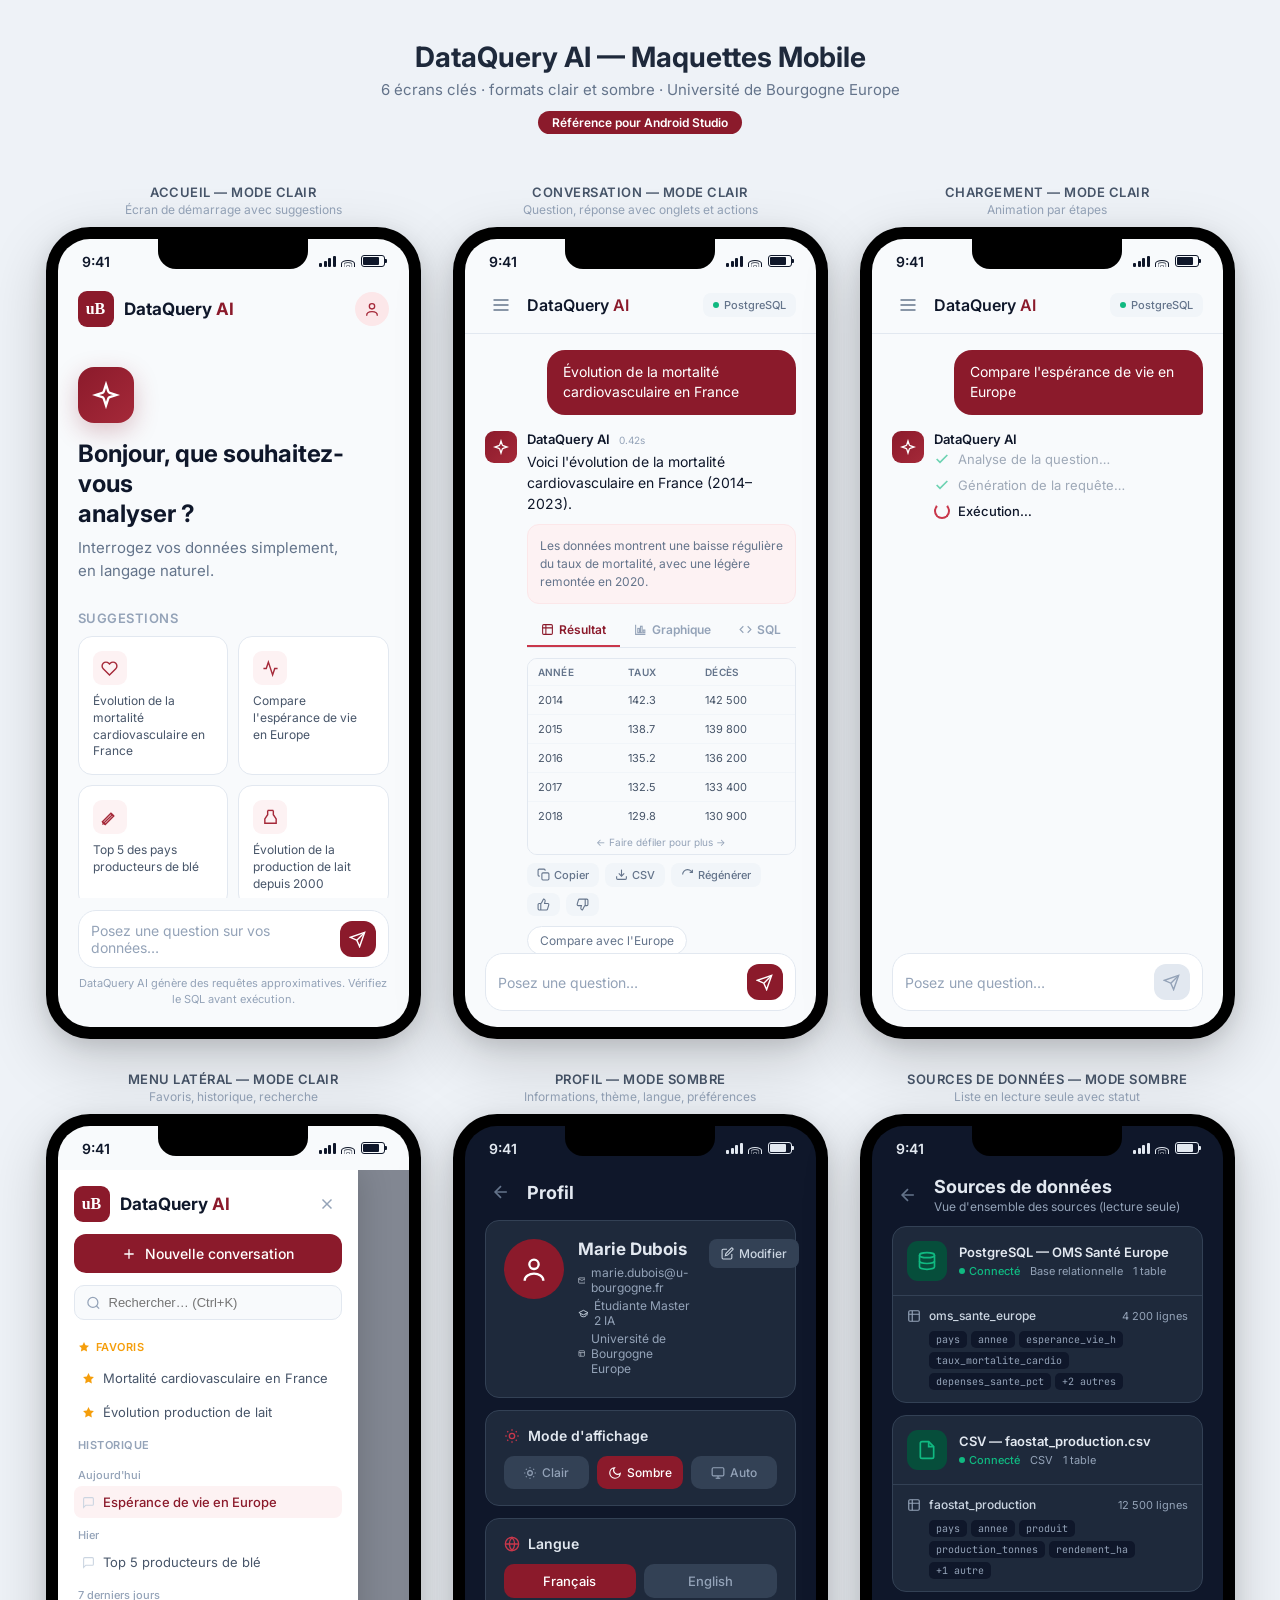
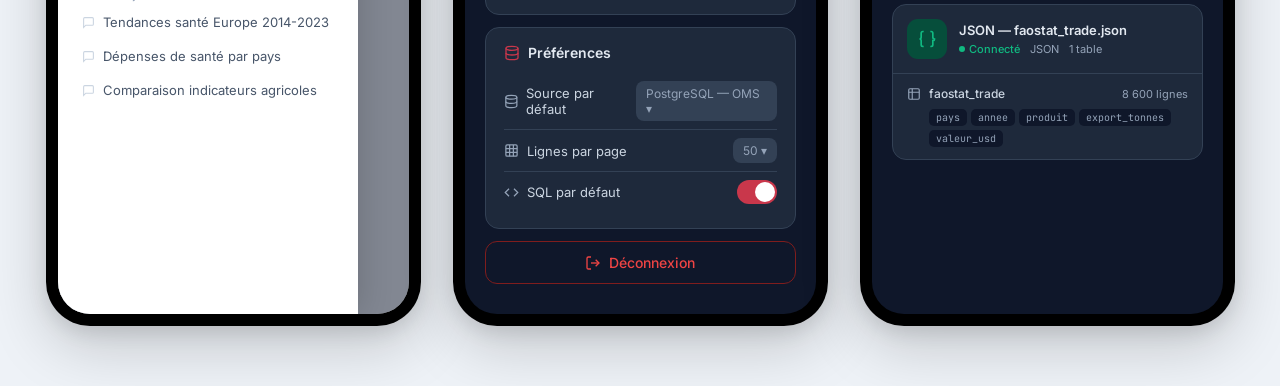
<file: public/mockups.html>
<!DOCTYPE html>
<html lang="fr">
<head>
<meta charset="UTF-8" />
<meta name="viewport" content="width=device-width, initial-scale=1.0" />
<title>DataQuery AI — Maquettes Mobile</title>
<link href="https://fonts.googleapis.com/css2?family=Inter:wght@400;500;600;700&display=swap" rel="stylesheet" />
<link href="https://fonts.googleapis.com/css2?family=JetBrains+Mono:wght@400;500&display=swap" rel="stylesheet" />
<style>
:root {
  --bordeaux-50: #fdf2f3;
  --bordeaux-100: #fce7e9;
  --bordeaux-200: #f9d0d5;
  --bordeaux-300: #f0a8b2;
  --bordeaux-400: #e06a7c;
  --bordeaux-500: #c9374b;
  --bordeaux-600: #a52939;
  --bordeaux-700: #8B1A2B;
  --bordeaux-800: #721623;
  --bordeaux-900: #5f131e;
  --bordeaux-950: #3d0a13;
}
* { margin: 0; padding: 0; box-sizing: border-box; }
body {
  font-family: 'Inter', sans-serif;
  background: #eef2f7;
  color: #0f172a;
  -webkit-font-smoothing: antialiased;
}
.page-header {
  text-align: center;
  padding: 40px 20px 30px;
}
.page-header h1 { font-size: 28px; font-weight: 700; color: #1e293b; }
.page-header p { font-size: 15px; color: #64748b; margin-top: 6px; }
.page-header .badge {
  display: inline-block;
  margin-top: 12px;
  padding: 4px 14px;
  background: var(--bordeaux-700);
  color: white;
  border-radius: 20px;
  font-size: 12px;
  font-weight: 600;
}
.mockup-grid {
  display: flex;
  flex-wrap: wrap;
  justify-content: center;
  gap: 32px;
  padding: 20px 20px 60px;
}
.screen-label {
  text-align: center;
  font-size: 13px;
  font-weight: 600;
  color: #475569;
  margin-bottom: 10px;
  text-transform: uppercase;
  letter-spacing: 0.5px;
}
.screen-label .sub {
  font-weight: 400;
  color: #94a3b8;
  text-transform: none;
  letter-spacing: 0;
  margin-top: 2px;
  font-size: 12px;
}

/* Phone frame */
.phone {
  width: 375px;
  height: 812px;
  border-radius: 44px;
  background: #000;
  padding: 12px;
  box-shadow: 0 20px 60px rgba(0,0,0,0.18), 0 6px 20px rgba(0,0,0,0.10);
  position: relative;
  flex-shrink: 0;
}
.phone-screen {
  width: 100%;
  height: 100%;
  border-radius: 32px;
  overflow: hidden;
  position: relative;
}
.phone-screen.light { background: #f8fafc; color: #0f172a; }
.phone-screen.dark { background: #0f172a; color: #e2e8f0; }

/* Notch */
.notch {
  position: absolute;
  top: 12px;
  left: 50%;
  transform: translateX(-50%);
  width: 150px;
  height: 30px;
  background: #000;
  border-radius: 0 0 18px 18px;
  z-index: 50;
}
.status-bar {
  height: 44px;
  display: flex;
  align-items: center;
  justify-content: space-between;
  padding: 0 24px;
  font-size: 14px;
  font-weight: 600;
  position: relative;
  z-index: 40;
}
.light .status-bar { color: #0f172a; }
.dark .status-bar { color: #e2e8f0; }
.status-bar .icons { display: flex; gap: 5px; align-items: center; }
.battery { width: 24px; height: 12px; border: 1.5px solid currentColor; border-radius: 3px; position: relative; }
.battery::after { content: ''; position: absolute; right: -3px; top: 3px; width: 2px; height: 4px; background: currentColor; border-radius: 0 1px 1px 0; }
.battery::before { content: ''; position: absolute; left: 1px; top: 1px; bottom: 1px; width: 75%; background: currentColor; border-radius: 1px; }
.wifi { width: 15px; height: 11px; position: relative; }
.wifi span { position: absolute; bottom: 0; left: 50%; transform: translateX(-50%); border: 1.5px solid currentColor; border-bottom: none; border-radius: 50% 50% 0 0; }
.wifi span:nth-child(1) { width: 14px; height: 7px; }
.wifi span:nth-child(2) { width: 9px; height: 5px; opacity: 0.7; }
.wifi span:nth-child(3) { width: 4px; height: 2px; opacity: 0.5; }
.signal { display: flex; align-items: flex-end; gap: 1.5px; }
.signal span { width: 3px; background: currentColor; border-radius: 1px; }
.signal span:nth-child(1) { height: 4px; }
.signal span:nth-child(2) { height: 6px; }
.signal span:nth-child(3) { height: 9px; }
.signal span:nth-child(4) { height: 11px; }

/* Scrollable content area */
.content { height: calc(100% - 44px); overflow: hidden; position: relative; }

/* Common elements */
.bordeaux-bg { background: var(--bordeaux-700); }
.bordeaux-grad { background: linear-gradient(135deg, var(--bordeaux-700), var(--bordeaux-600)); }
.bordeaux-text { color: var(--bordeaux-700); }
.dark .bordeaux-text { color: var(--bordeaux-400); }
.bordeaux-50 { background: var(--bordeaux-50); }
.dark .bordeaux-50 { background: var(--bordeaux-950); opacity: 0.4; }

/* ============ SCREEN 1: Welcome ============ */
.welcome-container { display: flex; flex-direction: column; height: 100%; padding: 0 20px; }
.welcome-header { display: flex; justify-content: space-between; align-items: center; padding: 8px 0 16px; }
.welcome-header .logo-wrap { display: flex; align-items: center; gap: 10px; }
.logo-square { width: 36px; height: 36px; border-radius: 9px; bordeaux-bg: var(--bordeaux-700); }
.logo-square { background: var(--bordeaux-700); border-radius: 9px; display: flex; align-items: center; justify-content: center; }
.logo-square span { color: white; font-weight: 700; font-size: 16px; font-family: serif; }
.brand-name { font-size: 17px; font-weight: 700; }
.brand-name .ai { color: var(--bordeaux-700); }
.dark .brand-name .ai { color: var(--bordeaux-400); }
.avatar-circle { width: 34px; height: 34px; border-radius: 50%; background: var(--bordeaux-100); display: flex; align-items: center; justify-content: center; }
.dark .avatar-circle { background: var(--bordeaux-950); }
.avatar-circle svg { width: 16px; height: 16px; color: var(--bordeaux-600); }
.dark .avatar-circle svg { color: var(--bordeaux-400); }

.welcome-hero { padding: 24px 0 28px; }
.welcome-icon-box { width: 56px; height: 56px; border-radius: 16px; bordeaux-grad: 1; background: linear-gradient(135deg, var(--bordeaux-700), var(--bordeaux-600)); display: flex; align-items: center; justify-content: center; margin-bottom: 16px; box-shadow: 0 8px 24px rgba(139,26,43,0.25); }
.welcome-icon-box svg { color: white; }
.welcome-hero h2 { font-size: 24px; font-weight: 700; line-height: 1.25; margin-bottom: 8px; }
.welcome-hero p { font-size: 15px; color: #64748b; line-height: 1.5; }
.dark .welcome-hero p { color: #94a3b8; }

.suggestions-label { font-size: 13px; font-weight: 600; color: #94a3b8; text-transform: uppercase; letter-spacing: 0.5px; margin-bottom: 10px; }
.suggestion-grid { display: grid; grid-template-columns: 1fr 1fr; gap: 10px; flex: 1; overflow: hidden; }
.suggestion-card { background: white; border: 1px solid #e2e8f0; border-radius: 14px; padding: 14px; display: flex; flex-direction: column; gap: 8px; transition: border-color 0.2s; }
.dark .suggestion-card { background: #1e293b; border-color: #334155; }
.suggestion-card .icon-box { width: 34px; height: 34px; border-radius: 9px; background: var(--bordeaux-50); display: flex; align-items: center; justify-content: center; }
.dark .suggestion-card .icon-box { background: var(--bordeaux-950); opacity: 1; }
.suggestion-card .icon-box svg { color: var(--bordeaux-600); width: 17px; height: 17px; }
.dark .suggestion-card .icon-box svg { color: var(--bordeaux-400); }
.suggestion-card p { font-size: 12px; line-height: 1.4; color: #475569; }
.dark .suggestion-card p { color: #cbd5e1; }

.input-bar { padding: 12px 0 20px; }
.input-pill { display: flex; align-items: center; gap: 10px; background: white; border: 1px solid #e2e8f0; border-radius: 18px; padding: 10px 12px; }
.dark .input-pill { background: #1e293b; border-color: #334155; }
.input-pill .text { flex: 1; font-size: 14px; color: #94a3b8; }
.send-btn { width: 36px; height: 36px; border-radius: 12px; background: var(--bordeaux-700); display: flex; align-items: center; justify-content: center; }
.send-btn svg { color: white; width: 17px; height: 17px; }
.disclaimer { text-align: center; font-size: 11px; color: #94a3b8; margin-top: 8px; line-height: 1.4; }

/* ============ SCREEN 2: Chat conversation ============ */
.chat-container { display: flex; flex-direction: column; height: 100%; }
.chat-header { display: flex; align-items: center; gap: 10px; padding: 6px 20px 12px; border-bottom: 1px solid #e2e8f0; }
.dark .chat-header { border-color: #1e293b; }
.chat-header .burger { width: 32px; height: 32px; display: flex; align-items: center; justify-content: center; }
.chat-header .burger svg { color: #64748b; }
.chat-header h3 { font-size: 16px; font-weight: 600; flex: 1; }
.chat-header .ds-chip { display: flex; align-items: center; gap: 5px; background: #f1f5f9; border-radius: 8px; padding: 5px 10px; font-size: 11px; font-weight: 500; color: #64748b; }
.dark .chat-header .ds-chip { background: #1e293b; color: #94a3b8; }
.chat-header .ds-chip .dot { width: 6px; height: 6px; border-radius: 50%; background: #10b981; }

.chat-body { flex: 1; overflow: hidden; padding: 16px 20px; display: flex; flex-direction: column; gap: 16px; }
.user-bubble { align-self: flex-end; max-width: 80%; background: var(--bordeaux-700); color: white; border-radius: 18px 18px 4px 18px; padding: 12px 16px; font-size: 14px; line-height: 1.45; }
.assistant-msg { display: flex; gap: 10px; }
.assistant-avatar { width: 32px; height: 32px; border-radius: 9px; background: linear-gradient(135deg, var(--bordeaux-700), var(--bordeaux-600)); display: flex; align-items: center; justify-content: center; flex-shrink: 0; }
.assistant-avatar svg { color: white; width: 16px; height: 16px; }
.assistant-body { flex: 1; min-width: 0; }
.assistant-body .name { font-size: 13px; font-weight: 600; margin-bottom: 4px; }
.assistant-body .text { font-size: 14px; line-height: 1.5; margin-bottom: 10px; }
.explain-box { background: var(--bordeaux-50); border: 1px solid var(--bordeaux-100); border-radius: 12px; padding: 12px; margin-bottom: 10px; }
.dark .explain-box { background: var(--bordeaux-950); border-color: var(--bordeaux-900); opacity: 1; }
.explain-box p { font-size: 12px; color: #64748b; line-height: 1.5; }
.dark .explain-box p { color: #94a3b8; }

.tabs-row { display: flex; border-bottom: 1px solid #e2e8f0; margin-bottom: 10px; }
.dark .tabs-row { border-color: #334155; }
.tab { padding: 8px 14px; font-size: 12px; font-weight: 600; border-bottom: 2px solid transparent; color: #94a3b8; display: flex; align-items: center; gap: 5px; }
.tab svg { width: 13px; height: 13px; }
.tab.active { border-color: var(--bordeaux-500); color: var(--bordeaux-700); }
.dark .tab.active { color: var(--bordeaux-400); }

.result-table { border: 1px solid #e2e8f0; border-radius: 10px; overflow: hidden; }
.dark .result-table { border-color: #334155; }
.result-table table { width: 100%; font-size: 11px; border-collapse: collapse; }
.result-table th { background: #f8fafc; padding: 7px 10px; text-align: left; font-weight: 600; color: #64748b; font-size: 10px; text-transform: uppercase; letter-spacing: 0.3px; white-space: nowrap; }
.dark .result-table th { background: #1e293b; color: #94a3b8; }
.result-table td { padding: 7px 10px; border-top: 1px solid #f1f5f9; color: #475569; white-space: nowrap; }
.dark .result-table td { border-color: #1e293b; color: #cbd5e1; }
.result-table .scroll-hint { text-align: center; padding: 6px; font-size: 10px; color: #94a3b8; background: #f8fafc; }
.dark .result-table .scroll-hint { background: #1e293b; }

.actions-row { display: flex; gap: 6px; flex-wrap: wrap; margin-top: 8px; }
.action-btn { display: flex; align-items: center; gap: 4px; padding: 5px 10px; border-radius: 8px; font-size: 11px; font-weight: 500; color: #64748b; background: #f1f5f9; }
.dark .action-btn { background: #1e293b; color: #94a3b8; }
.action-btn svg { width: 13px; height: 13px; }

.followups { display: flex; gap: 6px; flex-wrap: wrap; margin-top: 10px; }
.followup-chip { padding: 6px 12px; border-radius: 16px; border: 1px solid #e2e8f0; background: white; font-size: 12px; color: #64748b; }
.dark .followup-chip { border-color: #334155; background: #1e293b; color: #cbd5e1; }

/* ============ SCREEN 3: Loading ============ */
.loading-list { display: flex; flex-direction: column; gap: 10px; margin-top: 4px; }
.loading-step { display: flex; align-items: center; gap: 8px; font-size: 13px; color: #64748b; }
.dark .loading-step { color: #94a3b8; }
.loading-step .spinner { width: 16px; height: 16px; border: 2px solid var(--bordeaux-500); border-top-color: transparent; border-radius: 50%; animation: spin 0.8s linear infinite; }
.loading-step .check { width: 16px; height: 16px; color: #10b981; }
.loading-step .pending { width: 16px; height: 16px; border: 1.5px solid #cbd5e1; border-radius: 50%; }
.dark .loading-step .pending { border-color: #334155; }
.loading-step.active { color: #0f172a; font-weight: 500; }
.dark .loading-step.active { color: #e2e8f0; }
.loading-step.done { opacity: 0.6; }
@keyframes spin { to { transform: rotate(360deg); } }

/* ============ SCREEN 4: Sidebar / Drawer ============ */
.drawer-overlay { position: absolute; inset: 0; background: rgba(15,23,42,0.5); z-index: 30; }
.drawer { position: absolute; top: 0; left: 0; width: 300px; height: 100%; background: white; z-index: 31; display: flex; flex-direction: column; box-shadow: 4px 0 30px rgba(0,0,0,0.15); }
.dark .drawer { background: #0f172a; }
.drawer-header { padding: 16px 16px 12px; display: flex; align-items: center; justify-content: space-between; }
.drawer-header .logo-wrap { display: flex; align-items: center; gap: 10px; }
.drawer-header .close-btn { width: 30px; height: 30px; display: flex; align-items: center; justify-content: center; }
.drawer-header .close-btn svg { color: #94a3b8; }
.new-chat-btn { margin: 0 16px 12px; padding: 11px; border-radius: 12px; background: var(--bordeaux-700); color: white; font-size: 14px; font-weight: 500; display: flex; align-items: center; justify-content: center; gap: 8px; }
.search-bar { margin: 0 16px 12px; position: relative; }
.search-bar svg { position: absolute; left: 12px; top: 50%; transform: translateY(-50%); color: #94a3b8; width: 15px; height: 15px; }
.search-bar input { width: 100%; padding: 9px 12px 9px 34px; border-radius: 10px; border: 1px solid #e2e8f0; background: #f8fafc; font-size: 13px; color: #475569; }
.dark .search-bar input { background: #1e293b; border-color: #334155; color: #cbd5e1; }

.history-scroll { flex: 1; overflow: hidden; padding: 0 16px; }
.history-section-label { font-size: 11px; font-weight: 600; color: #f59e0b; text-transform: uppercase; letter-spacing: 0.5px; padding: 8px 4px; display: flex; align-items: center; gap: 6px; }
.history-section-label.regular { color: #94a3b8; }
.history-item { display: flex; align-items: center; gap: 8px; padding: 8px; border-radius: 8px; margin-bottom: 2px; }
.history-item .star { color: #f59e0b; flex-shrink: 0; }
.history-item .msg-icon { color: #cbd5e1; flex-shrink: 0; }
.dark .history-item .msg-icon { color: #475569; }
.history-item .title { flex: 1; font-size: 13px; color: #475569; white-space: nowrap; overflow: hidden; text-overflow: ellipsis; }
.dark .history-item .title { color: #cbd5e1; }
.history-item .actions { display: flex; gap: 2px; opacity: 0; }
.history-item:hover .actions { opacity: 1; }
.history-item .actions svg { width: 13px; height: 13px; color: #94a3b8; }
.history-item.active { background: var(--bordeaux-50); }
.dark .history-item.active { background: var(--bordeaux-950); opacity: 1; }
.history-item.active .title { color: var(--bordeaux-700); font-weight: 500; }
.dark .history-item.active .title { color: var(--bordeaux-400); }
.history-group-label { font-size: 11px; font-weight: 500; color: #94a3b8; padding: 8px 4px 4px; }

/* ============ SCREEN 5: Profile ============ */
.profile-container { display: flex; flex-direction: column; height: 100%; overflow: hidden; }
.profile-header { display: flex; align-items: center; gap: 10px; padding: 6px 20px 12px; }
.profile-header .back-btn { width: 32px; height: 32px; display: flex; align-items: center; justify-content: center; }
.profile-header .back-btn svg { color: #64748b; }
.profile-header h3 { font-size: 18px; font-weight: 700; }
.profile-body { flex: 1; overflow: hidden; padding: 0 20px 20px; }
.profile-card { background: white; border: 1px solid #e2e8f0; border-radius: 14px; padding: 18px; margin-bottom: 12px; display: flex; gap: 14px; }
.dark .profile-card { background: #1e293b; border-color: #334155; }
.profile-avatar { width: 60px; height: 60px; border-radius: 50%; background: var(--boraux-700); display: flex; align-items: center; justify-content: center; flex-shrink: 0; }
.profile-avatar { background: var(--bordeaux-700); }
.profile-avatar svg { color: white; }
.profile-card .info h4 { font-size: 17px; font-weight: 700; margin-bottom: 6px; }
.profile-card .info .row { display: flex; align-items: center; gap: 6px; font-size: 12px; color: #64748b; margin-bottom: 3px; }
.dark .profile-card .info .row { color: #94a3b8; }
.profile-card .info .row svg { width: 13px; height: 13px; color: #cbd5e1; }
.profile-card .edit-btn { align-self: flex-start; padding: 7px 12px; border-radius: 8px; background: #f1f5f9; font-size: 12px; font-weight: 500; color: #475569; display: flex; align-items: center; gap: 5px; }
.dark .profile-card .edit-btn { background: #334155; color: #cbd5e1; }
.profile-card .edit-btn svg { width: 13px; height: 13px; }

.setting-card { background: white; border: 1px solid #e2e8f0; border-radius: 14px; padding: 16px 18px; margin-bottom: 12px; }
.dark .setting-card { background: #1e293b; border-color: #334155; }
.setting-card .card-title { font-size: 14px; font-weight: 600; margin-bottom: 12px; display: flex; align-items: center; gap: 8px; }
.setting-card .card-title svg { color: var(--bordeaux-500); width: 16px; height: 16px; }
.theme-row { display: flex; gap: 8px; }
.theme-btn { flex: 1; padding: 9px; border-radius: 10px; font-size: 12px; font-weight: 500; display: flex; align-items: center; justify-content: center; gap: 5px; background: #f1f5f9; color: #64748b; }
.dark .theme-btn { background: #334155; color: #94a3b8; }
.theme-btn.active { background: var(--bordeaux-700); color: white; }
.theme-btn svg { width: 14px; height: 14px; }

.lang-row { display: flex; gap: 8px; }
.lang-btn { flex: 1; padding: 9px; border-radius: 10px; font-size: 13px; font-weight: 500; text-align: center; background: #f1f5f9; color: #64748b; }
.dark .lang-btn { background: #334155; color: #94a3b8; }
.lang-btn.active { background: var(--bordeaux-700); color: white; }

.pref-row { display: flex; align-items: center; justify-content: space-between; padding: 8px 0; }
.pref-row:not(:last-child) { border-bottom: 1px solid #f1f5f9; }
.dark .pref-row:not(:last-child) { border-color: #334155; }
.pref-row .label { display: flex; align-items: center; gap: 8px; font-size: 13px; color: #475569; }
.dark .pref-row .label { color: #cbd5e1; }
.pref-row .label svg { color: #94a3b8; width: 15px; height: 15px; }
.pref-row .select { font-size: 12px; color: #64748b; background: #f1f5f9; padding: 5px 10px; border-radius: 8px; }
.dark .pref-row .select { background: #334155; color: #94a3b8; }
.toggle { width: 40px; height: 24px; border-radius: 12px; background: var(--bordeaux-500); position: relative; }
.toggle::after { content: ''; position: absolute; top: 2px; left: 18px; width: 20px; height: 20px; border-radius: 50%; background: white; transition: 0.2s; }
.toggle.off { background: #cbd5e1; }
.toggle.off::after { left: 2px; }
.dark .toggle.off { background: #334155; }

.logout-btn { display: flex; align-items: center; justify-content: center; gap: 8px; padding: 12px; border-radius: 12px; border: 1.5px solid #fca5a5; color: #ef4444; font-size: 14px; font-weight: 500; background: transparent; margin-top: 8px; }
.dark .logout-btn { border-color: #7f1d1d; }

/* ============ SCREEN 6: Data Sources ============ */
.ds-container { display: flex; flex-direction: column; height: 100%; overflow: hidden; }
.ds-header { display: flex; align-items: center; gap: 10px; padding: 6px 20px 12px; }
.ds-header .back-btn { width: 32px; height: 32px; display: flex; align-items: center; justify-content: center; }
.ds-header .back-btn svg { color: #64748b; }
.ds-header h3 { font-size: 18px; font-weight: 700; }
.ds-header p { font-size: 12px; color: #94a3b8; margin-top: 2px; }
.ds-body { flex: 1; overflow: hidden; padding: 0 20px 20px; }
.ds-card { background: white; border: 1px solid #e2e8f0; border-radius: 14px; overflow: hidden; margin-bottom: 12px; }
.dark .ds-card { background: #1e293b; border-color: #334155; }
.ds-card-header { display: flex; align-items: center; gap: 12px; padding: 14px; }
.ds-card-icon { width: 40px; height: 40px; border-radius: 11px; background: #ecfdf5; display: flex; align-items: center; justify-content: center; flex-shrink: 0; }
.dark .ds-card-icon { background: #064e3b; }
.ds-card-icon svg { color: #10b981; }
.ds-card-info { flex: 1; min-width: 0; }
.ds-card-info h4 { font-size: 13px; font-weight: 600; margin-bottom: 4px; }
.ds-card-meta { display: flex; align-items: center; gap: 10px; font-size: 11px; }
.ds-card-meta .status { display: flex; align-items: center; gap: 4px; color: #10b981; font-weight: 500; }
.ds-card-meta .status .dot { width: 6px; height: 6px; border-radius: 50%; background: #10b981; }
.ds-card-meta .type { color: #94a3b8; }
.ds-card-meta .tables { color: #94a3b8; }
.ds-card-body { border-top: 1px solid #f1f5f9; padding: 12px 14px; }
.dark .ds-card-body { border-color: #334155; }
.ds-table-info { display: flex; align-items: center; gap: 8px; margin-bottom: 8px; }
.ds-table-info svg { color: #94a3b8; width: 14px; height: 14px; }
.ds-table-info .name { font-size: 12px; font-weight: 500; color: #475569; }
.dark .ds-table-info .name { color: #cbd5e1; }
.ds-table-info .rows { font-size: 11px; color: #94a3b8; margin-left: auto; }
.ds-col-list { display: flex; flex-wrap: wrap; gap: 4px; padding-left: 22px; }
.ds-col-tag { font-size: 10px; font-family: 'JetBrains Mono', monospace; background: #f1f5f9; color: #64748b; padding: 2px 7px; border-radius: 5px; }
.dark .ds-col-tag { background: #0f172a; color: #94a3b8; }

/* SVG icons inline */
.ic { display: inline-block; vertical-align: middle; }
</style>
</head>
<body>

<div class="page-header">
  <h1>DataQuery AI — Maquettes Mobile</h1>
  <p>6 écrans clés · formats clair et sombre · Université de Bourgogne Europe</p>
  <span class="badge">Référence pour Android Studio</span>
</div>

<div class="mockup-grid">

<!-- ==================== SCREEN 1: Welcome (Light) ==================== -->
<div>
  <div class="screen-label">Accueil — Mode Clair<div class="sub">Écran de démarrage avec suggestions</div></div>
  <div class="phone">
    <div class="notch"></div>
    <div class="phone-screen light">
      <div class="status-bar">
        <span>9:41</span>
        <div class="icons">
          <div class="signal"><span></span><span></span><span></span><span></span></div>
          <div class="wifi"><span></span><span></span><span></span></div>
          <div class="battery"></div>
        </div>
      </div>
      <div class="content">
        <div class="welcome-container">
          <div class="welcome-header">
            <div class="logo-wrap">
              <div class="logo-square"><span>uB</span></div>
              <span class="brand-name">DataQuery <span class="ai">AI</span></span>
            </div>
            <div class="avatar-circle"><svg class="ic" viewBox="0 0 24 24" fill="none" stroke="currentColor" stroke-width="2"><circle cx="12" cy="8" r="4"/><path d="M4 22c0-4 4-6 8-6s8 2 8 6"/></svg></div>
          </div>
          <div class="welcome-hero">
            <div class="welcome-icon-box"><svg class="ic" width="28" height="28" viewBox="0 0 24 24" fill="none" stroke="currentColor" stroke-width="2"><path d="m12 3-1.9 5.8a2 2 0 0 1-1.3 1.3L3 12l5.8 1.9a2 2 0 0 1 1.3 1.3L12 21l1.9-5.8a2 2 0 0 1 1.3-1.3L21 12l-5.8-1.9a2 2 0 0 1-1.3-1.3L12 3Z"/></svg></div>
            <h2>Bonjour, que souhaitez-vous<br>analyser ?</h2>
            <p>Interrogez vos données simplement,<br>en langage naturel.</p>
          </div>
          <div class="suggestions-label">Suggestions</div>
          <div class="suggestion-grid">
            <div class="suggestion-card">
              <div class="icon-box"><svg class="ic" viewBox="0 0 24 24" fill="none" stroke="currentColor" stroke-width="2"><path d="M20.84 4.61a5.5 5.5 0 0 0-7.78 0L12 5.67l-1.06-1.06a5.5 5.5 0 0 0-7.78 7.78l1.06 1.06L12 21.23l7.78-7.78 1.06-1.06a5.5 5.5 0 0 0 0-7.78z"/></svg></div>
              <p>Évolution de la mortalité cardiovasculaire en France</p>
            </div>
            <div class="suggestion-card">
              <div class="icon-box"><svg class="ic" viewBox="0 0 24 24" fill="none" stroke="currentColor" stroke-width="2"><path d="M22 12h-4l-3 9L9 3l-3 9H2"/></svg></div>
              <p>Compare l'espérance de vie en Europe</p>
            </div>
            <div class="suggestion-card">
              <div class="icon-box"><svg class="ic" viewBox="0 0 24 24" fill="none" stroke="currentColor" stroke-width="2"><path d="M2 22 16 8 14 6 2 18 6 22 18 10 16 8"/><path d="M6 22 2 18"/><path d="M18 10 14 6"/></svg></div>
              <p>Top 5 des pays producteurs de blé</p>
            </div>
            <div class="suggestion-card">
              <div class="icon-box"><svg class="ic" viewBox="0 0 24 24" fill="none" stroke="currentColor" stroke-width="2"><path d="M8 2 8 8 4 14 4 20 20 20 20 14 16 8 16 2"/><path d="M8 2 16 2"/></svg></div>
              <p>Évolution de la production de lait depuis 2000</p>
            </div>
            <div class="suggestion-card">
              <div class="icon-box"><svg class="ic" viewBox="0 0 24 24" fill="none" stroke="currentColor" stroke-width="2"><path d="M3 3v18h18"/><path d="m19 9-5 5-4-4-3 3"/></svg></div>
              <p>Tendances sur les dix dernières années</p>
            </div>
            <div class="suggestion-card">
              <div class="icon-box"><svg class="ic" viewBox="0 0 24 24" fill="none" stroke="currentColor" stroke-width="2"><path d="M5.45 5.11 12 2l6.55 3.11A2 2 0 0 1 20 7v10a2 2 0 0 1-1.45 1.89L12 22l-6.55-3.11A2 2 0 0 1 4 17V7a2 2 0 0 1 1.45-1.89Z"/><path d="M8 12 12 16 16 12"/></svg></div>
              <p>Quels pays ont les valeurs les plus élevées ?</p>
            </div>
          </div>
          <div class="input-bar">
            <div class="input-pill">
              <span class="text">Posez une question sur vos données…</span>
              <div class="send-btn"><svg class="ic" viewBox="0 0 24 24" fill="none" stroke="currentColor" stroke-width="2"><path d="m22 2-7 20-4-9-9-4Z"/><path d="M22 2 11 13"/></svg></div>
            </div>
            <p class="disclaimer">DataQuery AI génère des requêtes approximatives. Vérifiez le SQL avant exécution.</p>
          </div>
        </div>
      </div>
    </div>
  </div>
</div>

<!-- ==================== SCREEN 2: Chat Conversation (Light) ==================== -->
<div>
  <div class="screen-label">Conversation — Mode Clair<div class="sub">Question, réponse avec onglets et actions</div></div>
  <div class="phone">
    <div class="notch"></div>
    <div class="phone-screen light">
      <div class="status-bar">
        <span>9:41</span>
        <div class="icons">
          <div class="signal"><span></span><span></span><span></span><span></span></div>
          <div class="wifi"><span></span><span></span><span></span></div>
          <div class="battery"></div>
        </div>
      </div>
      <div class="content">
        <div class="chat-container">
          <div class="chat-header">
            <div class="burger"><svg class="ic" width="20" height="20" viewBox="0 0 24 24" fill="none" stroke="currentColor" stroke-width="2"><line x1="3" y1="6" x2="21" y2="6"/><line x1="3" y1="12" x2="21" y2="12"/><line x1="3" y1="18" x2="21" y2="18"/></svg></div>
            <h3>DataQuery <span class="bordeaux-text">AI</span></h3>
            <div class="ds-chip"><div class="dot"></div> PostgreSQL</div>
          </div>
          <div class="chat-body">
            <div class="user-bubble">Évolution de la mortalité cardiovasculaire en France</div>
            <div class="assistant-msg">
              <div class="assistant-avatar"><svg class="ic" viewBox="0 0 24 24" fill="none" stroke="currentColor" stroke-width="2"><path d="m12 3-1.9 5.8a2 2 0 0 1-1.3 1.3L3 12l5.8 1.9a2 2 0 0 1 1.3 1.3L12 21l1.9-5.8a2 2 0 0 1 1.3-1.3L21 12l-5.8-1.9a2 2 0 0 1-1.3-1.3L12 3Z"/></svg></div>
              <div class="assistant-body">
                <div class="name">DataQuery AI <span style="font-size:10px;color:#94a3b8;font-weight:400;margin-left:6px">0.42s</span></div>
                <div class="text">Voici l'évolution de la mortalité cardiovasculaire en France (2014–2023).</div>
                <div class="explain-box"><p>Les données montrent une baisse régulière du taux de mortalité, avec une légère remontée en 2020.</p></div>
                <div class="tabs-row">
                  <div class="tab active"><svg viewBox="0 0 24 24" fill="none" stroke="currentColor" stroke-width="2"><rect x="3" y="3" width="18" height="18" rx="2"/><path d="M3 9h18M9 3v18"/></svg> Résultat</div>
                  <div class="tab"><svg viewBox="0 0 24 24" fill="none" stroke="currentColor" stroke-width="2"><path d="M3 3v18h18"/><rect x="7" y="10" width="3" height="8"/><rect x="12" y="6" width="3" height="12"/><rect x="17" y="13" width="3" height="5"/></svg> Graphique</div>
                  <div class="tab"><svg viewBox="0 0 24 24" fill="none" stroke="currentColor" stroke-width="2"><path d="m16 18 6-6-6-6M8 6l-6 6 6 6"/></svg> SQL</div>
                </div>
                <div class="result-table">
                  <table>
                    <thead><tr><th>Année</th><th>Taux</th><th>Décès</th></tr></thead>
                    <tbody>
                      <tr><td>2014</td><td>142.3</td><td>142 500</td></tr>
                      <tr><td>2015</td><td>138.7</td><td>139 800</td></tr>
                      <tr><td>2016</td><td>135.2</td><td>136 200</td></tr>
                      <tr><td>2017</td><td>132.5</td><td>133 400</td></tr>
                      <tr><td>2018</td><td>129.8</td><td>130 900</td></tr>
                    </tbody>
                  </table>
                  <div class="scroll-hint">← Faire défiler pour plus →</div>
                </div>
                <div class="actions-row">
                  <div class="action-btn"><svg viewBox="0 0 24 24" fill="none" stroke="currentColor" stroke-width="2"><rect x="9" y="9" width="13" height="13" rx="2"/><path d="M5 15H4a2 2 0 0 1-2-2V4a2 2 0 0 1 2-2h9a2 2 0 0 1 2 2v1"/></svg> Copier</div>
                  <div class="action-btn"><svg viewBox="0 0 24 24" fill="none" stroke="currentColor" stroke-width="2"><path d="M21 15v4a2 2 0 0 1-2 2H5a2 2 0 0 1-2-2v-4"/><polyline points="7 10 12 15 17 10"/><line x1="12" y1="15" x2="12" y2="3"/></svg> CSV</div>
                  <div class="action-btn"><svg viewBox="0 0 24 24" fill="none" stroke="currentColor" stroke-width="2"><path d="M3 12a9 9 0 0 1 9-9 9.75 9.75 0 0 1 6.74 2.74L21 8"/><path d="M21 3v5h-5"/></svg> Régénérer</div>
                  <div class="action-btn"><svg viewBox="0 0 24 24" fill="none" stroke="currentColor" stroke-width="2"><path d="M7 10v12M15 5.88 14 10h5.83a2 2 0 0 1 1.92 2.56l-2.33 8A2 2 0 0 1 17.5 22H4a2 2 0 0 1-2-2v-8a2 2 0 0 1 2-2h2.76a2 2 0 0 0 1.79-1.11L12 2a3.13 3.13 0 0 1 3 3.88Z"/></svg></div>
                  <div class="action-btn"><svg viewBox="0 0 24 24" fill="none" stroke="currentColor" stroke-width="2"><path d="M17 14V2M9 18.12 10 14H4.17a2 2 0 0 1-1.92-2.56l2.33-8A2 2 0 0 1 6.5 2H20a2 2 0 0 1 2 2v8a2 2 0 0 1-2 2h-2.76a2 2 0 0 0-1.79 1.11L12 22a3.13 3.13 0 0 1-3-3.88Z"/></svg></div>
                </div>
                <div class="followups">
                  <div class="followup-chip">Compare avec l'Europe</div>
                  <div class="followup-chip">Tendance chez les femmes ?</div>
                  <div class="followup-chip">Par tranche d'âge</div>
                </div>
              </div>
            </div>
          </div>
          <div class="input-bar" style="padding:0 20px 16px">
            <div class="input-pill">
              <span class="text">Posez une question…</span>
              <div class="send-btn"><svg class="ic" viewBox="0 0 24 24" fill="none" stroke="currentColor" stroke-width="2"><path d="m22 2-7 20-4-9-9-4Z"/><path d="M22 2 11 13"/></svg></div>
            </div>
          </div>
        </div>
      </div>
    </div>
  </div>
</div>

<!-- ==================== SCREEN 3: Loading state (Light) ==================== -->
<div>
  <div class="screen-label">Chargement — Mode Clair<div class="sub">Animation par étapes</div></div>
  <div class="phone">
    <div class="notch"></div>
    <div class="phone-screen light">
      <div class="status-bar">
        <span>9:41</span>
        <div class="icons">
          <div class="signal"><span></span><span></span><span></span><span></span></div>
          <div class="wifi"><span></span><span></span><span></span></div>
          <div class="battery"></div>
        </div>
      </div>
      <div class="content">
        <div class="chat-container">
          <div class="chat-header">
            <div class="burger"><svg class="ic" width="20" height="20" viewBox="0 0 24 24" fill="none" stroke="currentColor" stroke-width="2"><line x1="3" y1="6" x2="21" y2="6"/><line x1="3" y1="12" x2="21" y2="12"/><line x1="3" y1="18" x2="21" y2="18"/></svg></div>
            <h3>DataQuery <span class="bordeaux-text">AI</span></h3>
            <div class="ds-chip"><div class="dot"></div> PostgreSQL</div>
          </div>
          <div class="chat-body">
            <div class="user-bubble">Compare l'espérance de vie en Europe</div>
            <div class="assistant-msg">
              <div class="assistant-avatar"><svg class="ic" viewBox="0 0 24 24" fill="none" stroke="currentColor" stroke-width="2"><path d="m12 3-1.9 5.8a2 2 0 0 1-1.3 1.3L3 12l5.8 1.9a2 2 0 0 1 1.3 1.3L12 21l1.9-5.8a2 2 0 0 1 1.3-1.3L21 12l-5.8-1.9a2 2 0 0 1-1.3-1.3L12 3Z"/></svg></div>
              <div class="assistant-body">
                <div class="name">DataQuery AI</div>
                <div class="loading-list">
                  <div class="loading-step done"><svg class="check" viewBox="0 0 24 24" fill="none" stroke="currentColor" stroke-width="2.5"><polyline points="20 6 9 17 4 12"/></svg> Analyse de la question…</div>
                  <div class="loading-step done"><svg class="check" viewBox="0 0 24 24" fill="none" stroke="currentColor" stroke-width="2.5"><polyline points="20 6 9 17 4 12"/></svg> Génération de la requête…</div>
                  <div class="loading-step active"><div class="spinner"></div> Exécution…</div>
                </div>
              </div>
            </div>
          </div>
          <div class="input-bar" style="padding:0 20px 16px">
            <div class="input-pill">
              <span class="text">Posez une question…</span>
              <div class="send-btn" style="background:#e2e8f0"><svg class="ic" style="color:#94a3b8" viewBox="0 0 24 24" fill="none" stroke="currentColor" stroke-width="2"><path d="m22 2-7 20-4-9-9-4Z"/><path d="M22 2 11 13"/></svg></div>
            </div>
          </div>
        </div>
      </div>
    </div>
  </div>
</div>

<!-- ==================== SCREEN 4: Sidebar Drawer (Light) ==================== -->
<div>
  <div class="screen-label">Menu latéral — Mode Clair<div class="sub">Favoris, historique, recherche</div></div>
  <div class="phone">
    <div class="notch"></div>
    <div class="phone-screen light">
      <div class="status-bar">
        <span>9:41</span>
        <div class="icons">
          <div class="signal"><span></span><span></span><span></span><span></span></div>
          <div class="wifi"><span></span><span></span><span></span></div>
          <div class="battery"></div>
        </div>
      </div>
      <div class="content">
        <div class="drawer-overlay"></div>
        <div class="drawer">
          <div class="drawer-header">
            <div class="logo-wrap">
              <div class="logo-square"><span>uB</span></div>
              <span class="brand-name">DataQuery <span class="ai">AI</span></span>
            </div>
            <div class="close-btn"><svg class="ic" width="18" height="18" viewBox="0 0 24 24" fill="none" stroke="currentColor" stroke-width="2"><line x1="18" y1="6" x2="6" y2="18"/><line x1="6" y1="6" x2="18" y2="18"/></svg></div>
          </div>
          <div class="new-chat-btn"><svg class="ic" width="16" height="16" viewBox="0 0 24 24" fill="none" stroke="currentColor" stroke-width="2"><line x1="12" y1="5" x2="12" y2="19"/><line x1="5" y1="12" x2="19" y2="12"/></svg> Nouvelle conversation</div>
          <div class="search-bar">
            <svg class="ic" viewBox="0 0 24 24" fill="none" stroke="currentColor" stroke-width="2"><circle cx="11" cy="11" r="8"/><path d="m21 21-4.3-4.3"/></svg>
            <input type="text" placeholder="Rechercher… (Ctrl+K)" />
          </div>
          <div class="history-scroll">
            <div class="history-section-label"><svg class="ic" width="12" height="12" viewBox="0 0 24 24" fill="currentColor" stroke="none"><polygon points="12 2 15.09 8.26 22 9.27 17 14.14 18.18 21.02 12 17.77 5.82 21.02 7 14.14 2 9.27 8.91 8.26 12 2"/></svg> Favoris</div>
            <div class="history-item">
              <svg class="ic star" width="13" height="13" viewBox="0 0 24 24" fill="currentColor" stroke="none"><polygon points="12 2 15.09 8.26 22 9.27 17 14.14 18.18 21.02 12 17.77 5.82 21.02 7 14.14 2 9.27 8.91 8.26 12 2"/></svg>
              <span class="title">Mortalité cardiovasculaire en France</span>
            </div>
            <div class="history-item">
              <svg class="ic star" width="13" height="13" viewBox="0 0 24 24" fill="currentColor" stroke="none"><polygon points="12 2 15.09 8.26 22 9.27 17 14.14 18.18 21.02 12 17.77 5.82 21.02 7 14.14 2 9.27 8.91 8.26 12 2"/></svg>
              <span class="title">Évolution production de lait</span>
            </div>
            <div class="history-section-label regular">Historique</div>
            <div class="history-group-label">Aujourd'hui</div>
            <div class="history-item active">
              <svg class="ic msg-icon" width="13" height="13" viewBox="0 0 24 24" fill="none" stroke="currentColor" stroke-width="2"><path d="M21 15a2 2 0 0 1-2 2H7l-4 4V5a2 2 0 0 1 2-2h14a2 2 0 0 1 2 2z"/></svg>
              <span class="title">Espérance de vie en Europe</span>
            </div>
            <div class="history-group-label">Hier</div>
            <div class="history-item">
              <svg class="ic msg-icon" width="13" height="13" viewBox="0 0 24 24" fill="none" stroke="currentColor" stroke-width="2"><path d="M21 15a2 2 0 0 1-2 2H7l-4 4V5a2 2 0 0 1 2-2h14a2 2 0 0 1 2 2z"/></svg>
              <span class="title">Top 5 producteurs de blé</span>
            </div>
            <div class="history-group-label">7 derniers jours</div>
            <div class="history-item">
              <svg class="ic msg-icon" width="13" height="13" viewBox="0 0 24 24" fill="none" stroke="currentColor" stroke-width="2"><path d="M21 15a2 2 0 0 1-2 2H7l-4 4V5a2 2 0 0 1 2-2h14a2 2 0 0 1 2 2z"/></svg>
              <span class="title">Tendances santé Europe 2014-2023</span>
            </div>
            <div class="history-item">
              <svg class="ic msg-icon" width="13" height="13" viewBox="0 0 24 24" fill="none" stroke="currentColor" stroke-width="2"><path d="M21 15a2 2 0 0 1-2 2H7l-4 4V5a2 2 0 0 1 2-2h14a2 2 0 0 1 2 2z"/></svg>
              <span class="title">Dépenses de santé par pays</span>
            </div>
            <div class="history-item">
              <svg class="ic msg-icon" width="13" height="13" viewBox="0 0 24 24" fill="none" stroke="currentColor" stroke-width="2"><path d="M21 15a2 2 0 0 1-2 2H7l-4 4V5a2 2 0 0 1 2-2h14a2 2 0 0 1 2 2z"/></svg>
              <span class="title">Comparaison indicateurs agricoles</span>
            </div>
          </div>
        </div>
      </div>
    </div>
  </div>
</div>

<!-- ==================== SCREEN 5: Profile (Dark) ==================== -->
<div>
  <div class="screen-label">Profil — Mode Sombre<div class="sub">Informations, thème, langue, préférences</div></div>
  <div class="phone">
    <div class="notch"></div>
    <div class="phone-screen dark">
      <div class="status-bar">
        <span>9:41</span>
        <div class="icons">
          <div class="signal"><span></span><span></span><span></span><span></span></div>
          <div class="wifi"><span></span><span></span><span></span></div>
          <div class="battery"></div>
        </div>
      </div>
      <div class="content">
        <div class="profile-container">
          <div class="profile-header">
            <div class="back-btn"><svg class="ic" width="20" height="20" viewBox="0 0 24 24" fill="none" stroke="currentColor" stroke-width="2"><line x1="19" y1="12" x2="5" y2="12"/><polyline points="12 19 5 12 12 5"/></svg></div>
            <h3>Profil</h3>
          </div>
          <div class="profile-body">
            <div class="profile-card">
              <div class="profile-avatar"><svg class="ic" width="28" height="28" viewBox="0 0 24 24" fill="none" stroke="currentColor" stroke-width="2"><circle cx="12" cy="8" r="4"/><path d="M4 22c0-4 4-6 8-6s8 2 8 6"/></svg></div>
              <div class="info" style="flex:1">
                <h4>Marie Dubois</h4>
                <div class="row"><svg viewBox="0 0 24 24" fill="none" stroke="currentColor" stroke-width="2"><rect x="2" y="4" width="20" height="16" rx="2"/><path d="m22 7-10 5L2 7"/></svg> marie.dubois@u-bourgogne.fr</div>
                <div class="row"><svg viewBox="0 0 24 24" fill="none" stroke="currentColor" stroke-width="2"><path d="M22 10v6M2 10l10-5 10 5-10 5z"/><path d="M6 12v5c3 3 9 3 12 0v-5"/></svg> Étudiante Master 2 IA</div>
                <div class="row"><svg viewBox="0 0 24 24" fill="none" stroke="currentColor" stroke-width="2"><rect x="3" y="3" width="18" height="18" rx="2"/><path d="M3 9h18M9 21V9"/></svg> Université de Bourgogne Europe</div>
              </div>
              <div class="edit-btn"><svg viewBox="0 0 24 24" fill="none" stroke="currentColor" stroke-width="2"><path d="M11 4H4a2 2 0 0 0-2 2v14a2 2 0 0 0 2 2h14a2 2 0 0 0 2-2v-7"/><path d="M18.5 2.5a2.121 2.121 0 0 1 3 3L12 15l-4 1 1-4Z"/></svg> Modifier</div>
            </div>
            <div class="setting-card">
              <div class="card-title"><svg viewBox="0 0 24 24" fill="none" stroke="currentColor" stroke-width="2"><circle cx="12" cy="12" r="4"/><path d="M12 2v2M12 20v2M4.93 4.93l1.41 1.41M17.66 17.66l1.41 1.41M2 12h2M20 12h2M6.34 17.66l-1.41 1.41M19.07 4.93l-1.41 1.41"/></svg> Mode d'affichage</div>
              <div class="theme-row">
                <div class="theme-btn"><svg viewBox="0 0 24 24" fill="none" stroke="currentColor" stroke-width="2"><circle cx="12" cy="12" r="4"/><path d="M12 2v2M12 20v2M4.93 4.93l1.41 1.41M17.66 17.66l1.41 1.41M2 12h2M20 12h2M6.34 17.66l-1.41 1.41M19.07 4.93l-1.41 1.41"/></svg> Clair</div>
                <div class="theme-btn active"><svg viewBox="0 0 24 24" fill="none" stroke="currentColor" stroke-width="2"><path d="M21 12.79A9 9 0 1 1 11.21 3 7 7 0 0 0 21 12.79z"/></svg> Sombre</div>
                <div class="theme-btn"><svg viewBox="0 0 24 24" fill="none" stroke="currentColor" stroke-width="2"><rect x="2" y="3" width="20" height="14" rx="2"/><line x1="8" y1="21" x2="16" y2="21"/><line x1="12" y1="17" x2="12" y2="21"/></svg> Auto</div>
              </div>
            </div>
            <div class="setting-card">
              <div class="card-title"><svg viewBox="0 0 24 24" fill="none" stroke="currentColor" stroke-width="2"><circle cx="12" cy="12" r="10"/><path d="M2 12h20M12 2a15.3 15.3 0 0 1 4 10 15.3 15.3 0 0 1-4 10 15.3 15.3 0 0 1-4-10 15.3 15.3 0 0 1 4-10z"/></svg> Langue</div>
              <div class="lang-row">
                <div class="lang-btn active">Français</div>
                <div class="lang-btn">English</div>
              </div>
            </div>
            <div class="setting-card">
              <div class="card-title"><svg viewBox="0 0 24 24" fill="none" stroke="currentColor" stroke-width="2"><ellipse cx="12" cy="5" rx="9" ry="3"/><path d="M3 5v14a9 3 0 0 0 18 0V5"/><path d="M3 12a9 3 0 0 0 18 0"/></svg> Préférences</div>
              <div class="pref-row">
                <div class="label"><svg viewBox="0 0 24 24" fill="none" stroke="currentColor" stroke-width="2"><ellipse cx="12" cy="5" rx="9" ry="3"/><path d="M3 5v14a9 3 0 0 0 18 0V5"/><path d="M3 12a9 3 0 0 0 18 0"/></svg> Source par défaut</div>
                <div class="select">PostgreSQL — OMS ▾</div>
              </div>
              <div class="pref-row">
                <div class="label"><svg viewBox="0 0 24 24" fill="none" stroke="currentColor" stroke-width="2"><rect x="3" y="3" width="18" height="18" rx="2"/><path d="M3 9h18M3 15h18M9 3v18M15 3v18"/></svg> Lignes par page</div>
                <div class="select">50 ▾</div>
              </div>
              <div class="pref-row">
                <div class="label"><svg viewBox="0 0 24 24" fill="none" stroke="currentColor" stroke-width="2"><polyline points="16 18 22 12 16 6"/><polyline points="8 6 2 12 8 18"/></svg> SQL par défaut</div>
                <div class="toggle"></div>
              </div>
            </div>
            <div class="logout-btn"><svg class="ic" width="16" height="16" viewBox="0 0 24 24" fill="none" stroke="currentColor" stroke-width="2"><path d="M9 21H5a2 2 0 0 1-2-2V5a2 2 0 0 1 2-2h4"/><polyline points="16 17 21 12 16 7"/><line x1="21" y1="12" x2="9" y2="12"/></svg> Déconnexion</div>
          </div>
        </div>
      </div>
    </div>
  </div>
</div>

<!-- ==================== SCREEN 6: Data Sources (Dark) ==================== -->
<div>
  <div class="screen-label">Sources de données — Mode Sombre<div class="sub">Liste en lecture seule avec statut</div></div>
  <div class="phone">
    <div class="notch"></div>
    <div class="phone-screen dark">
      <div class="status-bar">
        <span>9:41</span>
        <div class="icons">
          <div class="signal"><span></span><span></span><span></span><span></span></div>
          <div class="wifi"><span></span><span></span><span></span></div>
          <div class="battery"></div>
        </div>
      </div>
      <div class="content">
        <div class="ds-container">
          <div class="ds-header">
            <div class="back-btn"><svg class="ic" width="20" height="20" viewBox="0 0 24 24" fill="none" stroke="currentColor" stroke-width="2"><line x1="19" y1="12" x2="5" y2="12"/><polyline points="12 19 5 12 12 5"/></svg></div>
            <div>
              <h3>Sources de données</h3>
              <p>Vue d'ensemble des sources (lecture seule)</p>
            </div>
          </div>
          <div class="ds-body">
            <div class="ds-card">
              <div class="ds-card-header">
                <div class="ds-card-icon"><svg class="ic" width="20" height="20" viewBox="0 0 24 24" fill="none" stroke="currentColor" stroke-width="2"><ellipse cx="12" cy="5" rx="9" ry="3"/><path d="M3 5v14a9 3 0 0 0 18 0V5"/><path d="M3 12a9 3 0 0 0 18 0"/></svg></div>
                <div class="ds-card-info">
                  <h4>PostgreSQL — OMS Santé Europe</h4>
                  <div class="ds-card-meta">
                    <span class="status"><span class="dot"></span> Connecté</span>
                    <span class="type">Base relationnelle</span>
                    <span class="tables">1 table</span>
                  </div>
                </div>
              </div>
              <div class="ds-card-body">
                <div class="ds-table-info">
                  <svg viewBox="0 0 24 24" fill="none" stroke="currentColor" stroke-width="2"><rect x="3" y="3" width="18" height="18" rx="2"/><path d="M3 9h18M9 3v18"/></svg>
                  <span class="name">oms_sante_europe</span>
                  <span class="rows">4 200 lignes</span>
                </div>
                <div class="ds-col-list">
                  <span class="ds-col-tag">pays</span>
                  <span class="ds-col-tag">annee</span>
                  <span class="ds-col-tag">esperance_vie_h</span>
                  <span class="ds-col-tag">taux_mortalite_cardio</span>
                  <span class="ds-col-tag">depenses_sante_pct</span>
                  <span class="ds-col-tag">+2 autres</span>
                </div>
              </div>
            </div>
            <div class="ds-card">
              <div class="ds-card-header">
                <div class="ds-card-icon"><svg class="ic" width="20" height="20" viewBox="0 0 24 24" fill="none" stroke="currentColor" stroke-width="2"><path d="M14 2H6a2 2 0 0 0-2 2v16a2 2 0 0 0 2 2h12a2 2 0 0 0 2-2V8z"/><polyline points="14 2 14 8 20 8"/></svg></div>
                <div class="ds-card-info">
                  <h4>CSV — faostat_production.csv</h4>
                  <div class="ds-card-meta">
                    <span class="status"><span class="dot"></span> Connecté</span>
                    <span class="type">CSV</span>
                    <span class="tables">1 table</span>
                  </div>
                </div>
              </div>
              <div class="ds-card-body">
                <div class="ds-table-info">
                  <svg viewBox="0 0 24 24" fill="none" stroke="currentColor" stroke-width="2"><rect x="3" y="3" width="18" height="18" rx="2"/><path d="M3 9h18M9 3v18"/></svg>
                  <span class="name">faostat_production</span>
                  <span class="rows">12 500 lignes</span>
                </div>
                <div class="ds-col-list">
                  <span class="ds-col-tag">pays</span>
                  <span class="ds-col-tag">annee</span>
                  <span class="ds-col-tag">produit</span>
                  <span class="ds-col-tag">production_tonnes</span>
                  <span class="ds-col-tag">rendement_ha</span>
                  <span class="ds-col-tag">+1 autre</span>
                </div>
              </div>
            </div>
            <div class="ds-card">
              <div class="ds-card-header">
                <div class="ds-card-icon"><svg class="ic" width="20" height="20" viewBox="0 0 24 24" fill="none" stroke="currentColor" stroke-width="2"><path d="M8 3H7a2 2 0 0 0-2 2v5a2 2 0 0 1-2 2 2 2 0 0 1 2 2v5a2 2 0 0 0 2 2h1M16 3h1a2 2 0 0 1 2 2v5a2 2 0 0 0 2 2 2 2 0 0 1-2 2v5a2 2 0 0 1-2 2h-1"/></svg></div>
                <div class="ds-card-info">
                  <h4>JSON — faostat_trade.json</h4>
                  <div class="ds-card-meta">
                    <span class="status"><span class="dot"></span> Connecté</span>
                    <span class="type">JSON</span>
                    <span class="tables">1 table</span>
                  </div>
                </div>
              </div>
              <div class="ds-card-body">
                <div class="ds-table-info">
                  <svg viewBox="0 0 24 24" fill="none" stroke="currentColor" stroke-width="2"><rect x="3" y="3" width="18" height="18" rx="2"/><path d="M3 9h18M9 3v18"/></svg>
                  <span class="name">faostat_trade</span>
                  <span class="rows">8 600 lignes</span>
                </div>
                <div class="ds-col-list">
                  <span class="ds-col-tag">pays</span>
                  <span class="ds-col-tag">annee</span>
                  <span class="ds-col-tag">produit</span>
                  <span class="ds-col-tag">export_tonnes</span>
                  <span class="ds-col-tag">valeur_usd</span>
                </div>
              </div>
            </div>
          </div>
        </div>
      </div>
    </div>
  </div>
</div>

</div>

</body>
</html>
</file>
